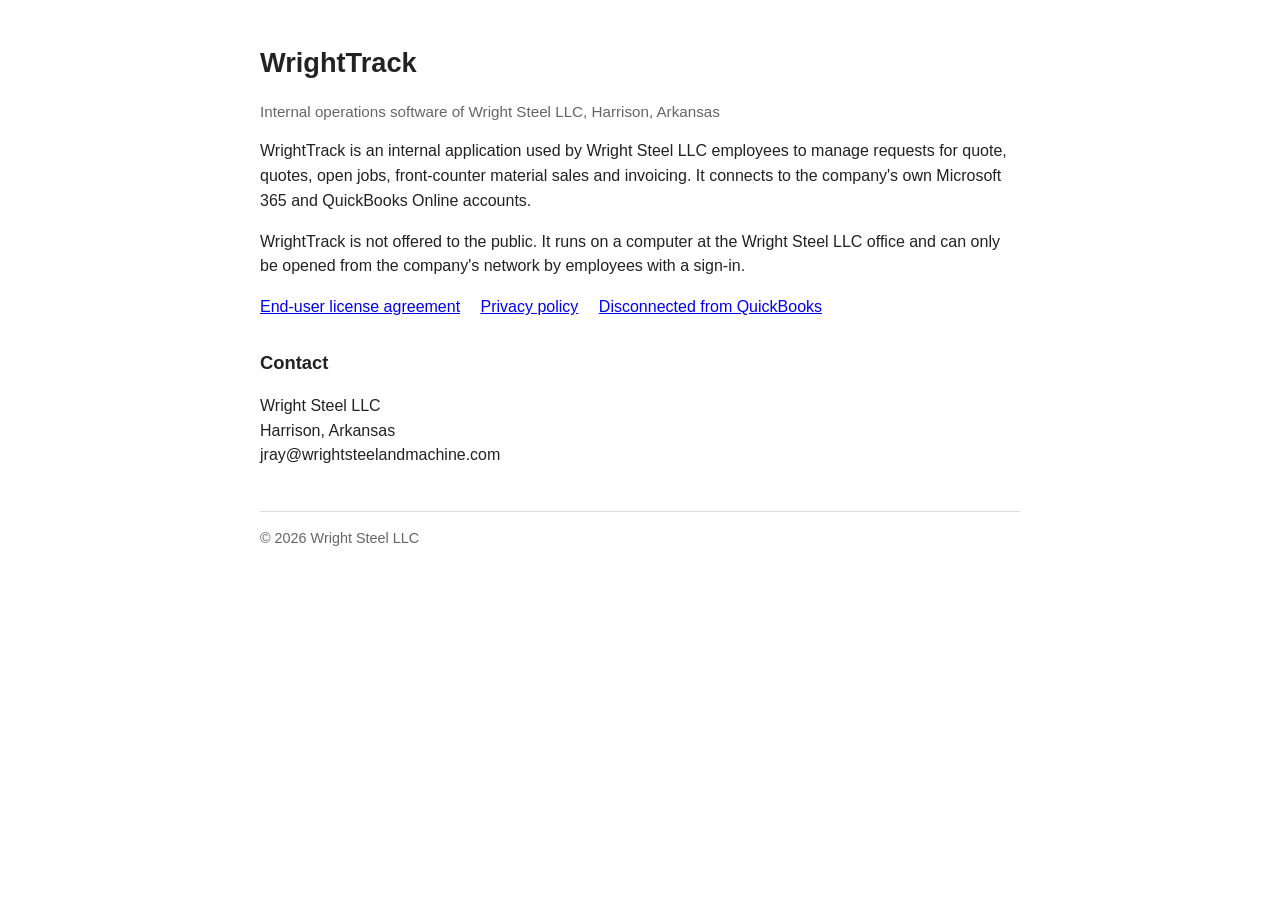
<file: index.html>
<!doctype html>
<html lang="en"><head><meta charset="utf-8"><meta name="viewport" content="width=device-width,initial-scale=1">
<title>WrightTrack</title><link rel="stylesheet" href="_style.css"></head>
<body>
<h1>WrightTrack</h1>
<p class="meta">Internal operations software of Wright Steel LLC, Harrison, Arkansas</p>
<p>WrightTrack is an internal application used by Wright Steel LLC employees to manage requests for quote, quotes, open jobs, front-counter material sales and invoicing. It connects to the company's own Microsoft 365 and QuickBooks Online accounts.</p>
<p>WrightTrack is not offered to the public. It runs on a computer at the Wright Steel LLC office and can only be opened from the company's network by employees with a sign-in.</p>
<nav>
<a href="eula.html">End-user license agreement</a>
<a href="privacy.html">Privacy policy</a>
<a href="disconnect.html">Disconnected from QuickBooks</a>
</nav>
<h2>Contact</h2>
<p>Wright Steel LLC<br>Harrison, Arkansas<br>jray@wrightsteelandmachine.com</p>
<footer>&copy; 2026 Wright Steel LLC</footer>
</body></html>
</file>
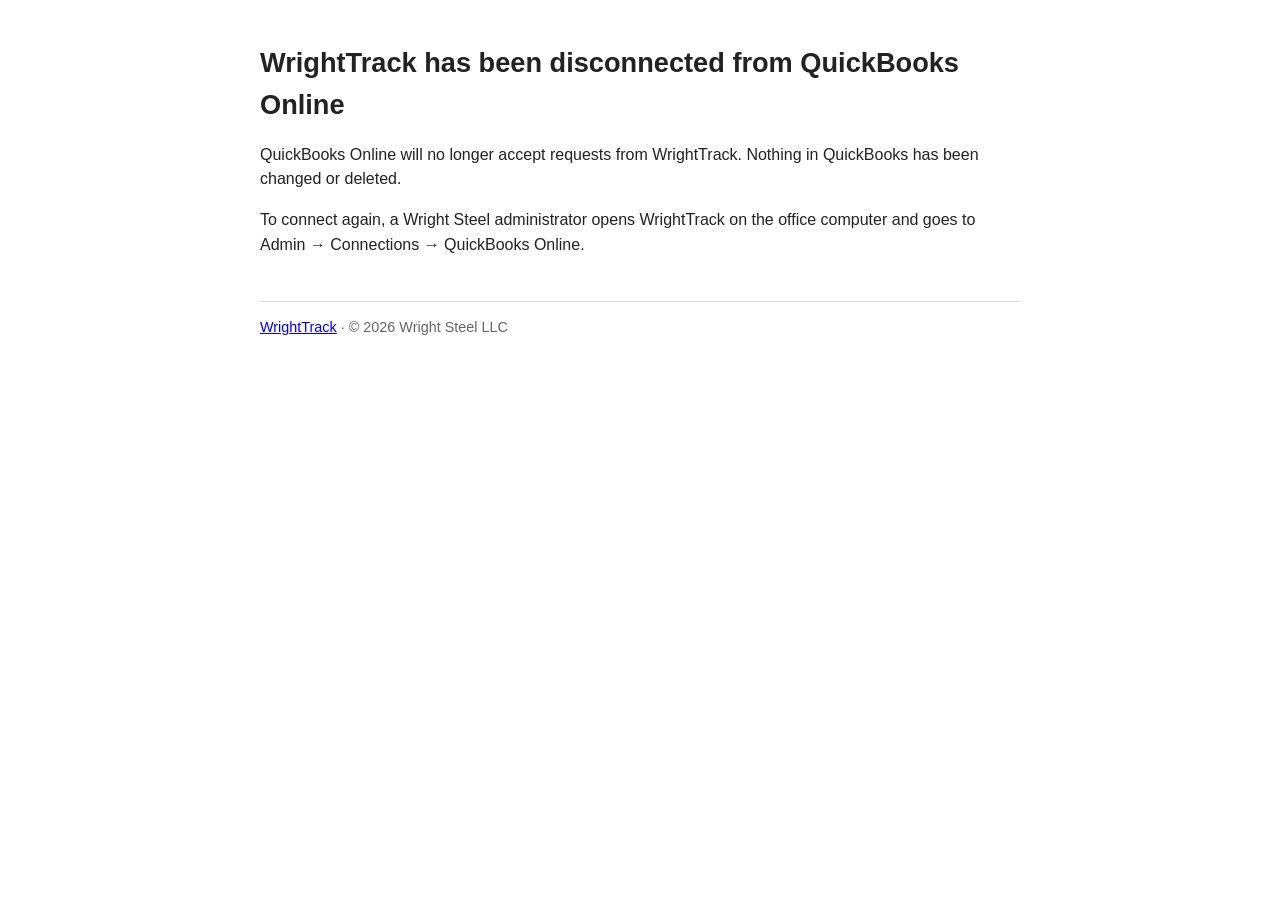
<file: disconnect.html>
<!doctype html>
<html lang="en"><head><meta charset="utf-8"><meta name="viewport" content="width=device-width,initial-scale=1">
<title>WrightTrack disconnected from QuickBooks</title><link rel="stylesheet" href="_style.css"></head>
<body>
<h1>WrightTrack has been disconnected from QuickBooks Online</h1>
<p>QuickBooks Online will no longer accept requests from WrightTrack. Nothing in QuickBooks has been changed or deleted.</p>
<p>To connect again, a Wright Steel administrator opens WrightTrack on the office computer and goes to Admin &rarr; Connections &rarr; QuickBooks Online.</p>
<footer><a href="index.html">WrightTrack</a> &middot; &copy; 2026 Wright Steel LLC</footer>
</body></html>
</file>
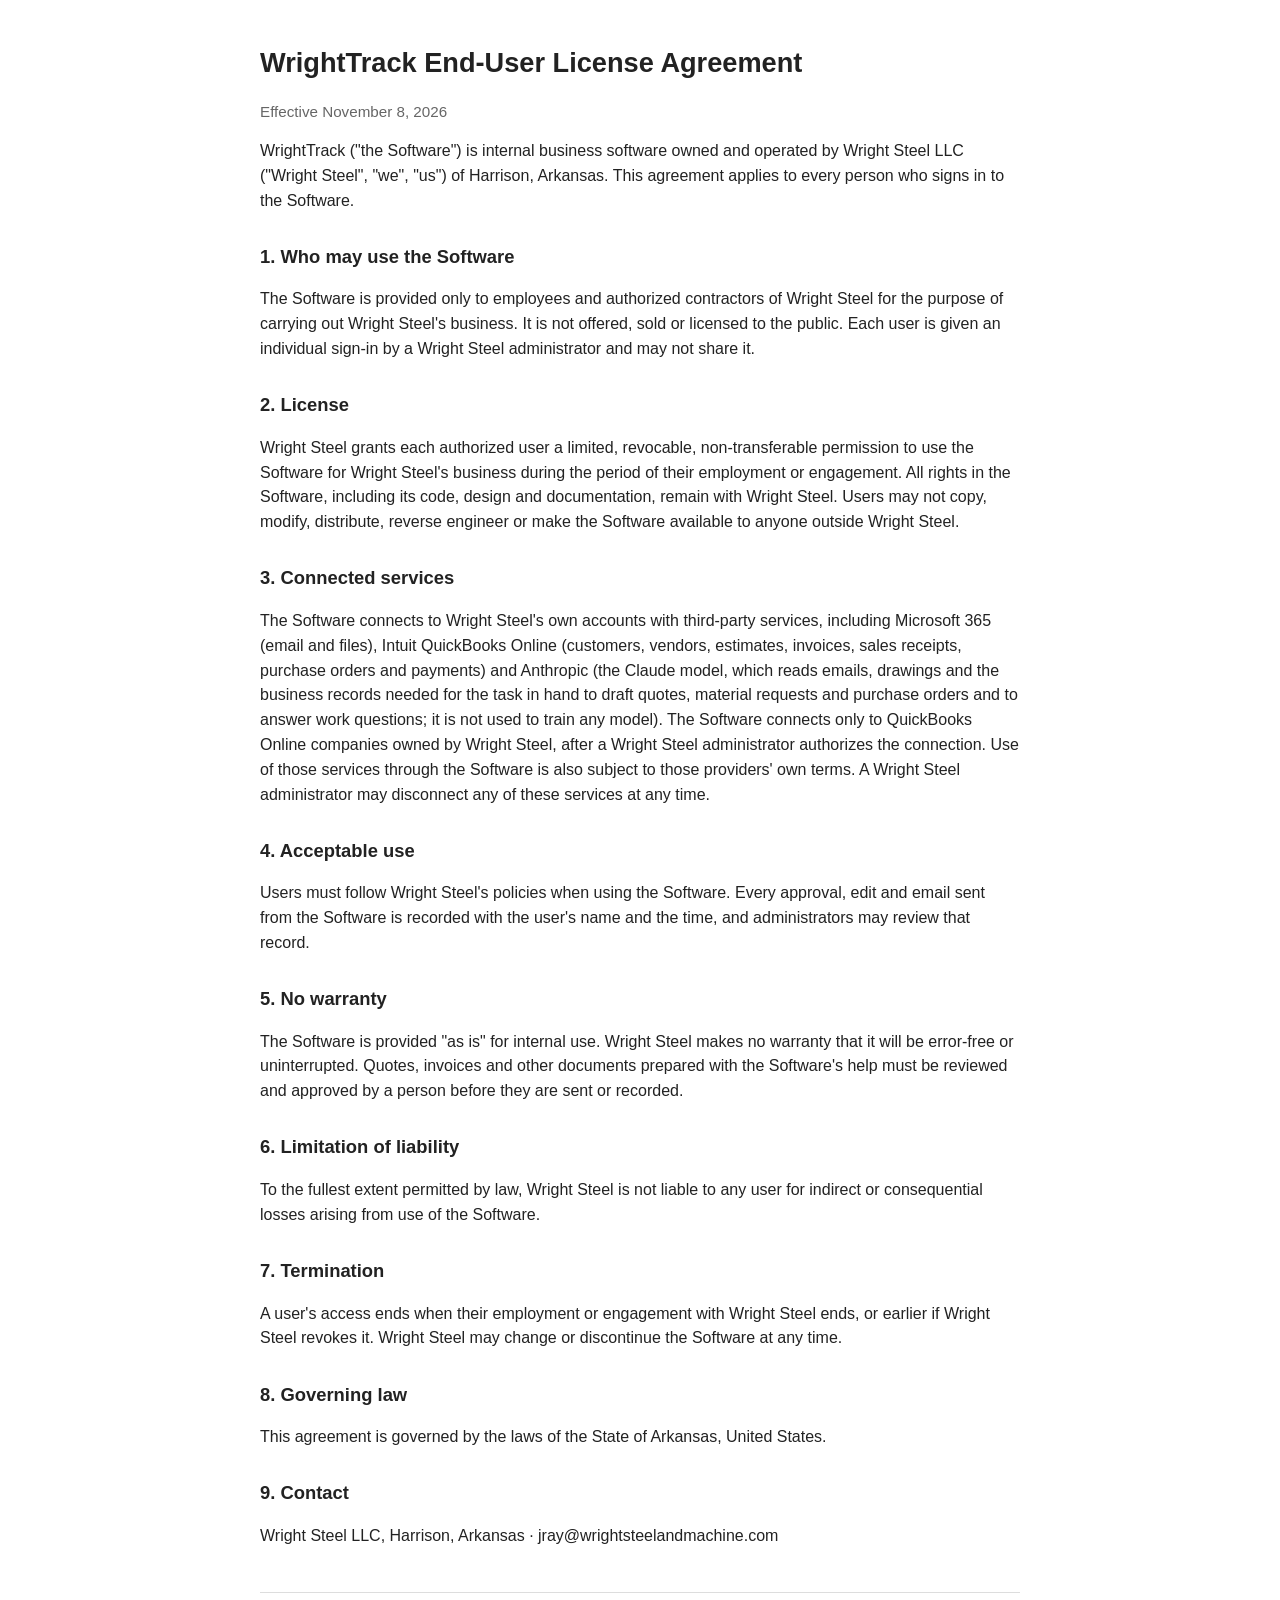
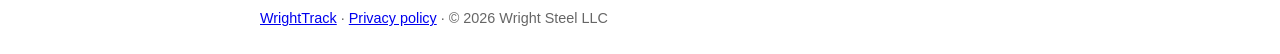
<file: eula.html>
<!doctype html>
<html lang="en"><head><meta charset="utf-8"><meta name="viewport" content="width=device-width,initial-scale=1">
<title>WrightTrack End-User License Agreement</title><link rel="stylesheet" href="_style.css"></head>
<body>
<h1>WrightTrack End-User License Agreement</h1>
<p class="meta">Effective November 8, 2026</p>

<p>WrightTrack ("the Software") is internal business software owned and operated by Wright Steel LLC ("Wright Steel", "we", "us") of Harrison, Arkansas. This agreement applies to every person who signs in to the Software.</p>

<h2>1. Who may use the Software</h2>
<p>The Software is provided only to employees and authorized contractors of Wright Steel for the purpose of carrying out Wright Steel's business. It is not offered, sold or licensed to the public. Each user is given an individual sign-in by a Wright Steel administrator and may not share it.</p>

<h2>2. License</h2>
<p>Wright Steel grants each authorized user a limited, revocable, non-transferable permission to use the Software for Wright Steel's business during the period of their employment or engagement. All rights in the Software, including its code, design and documentation, remain with Wright Steel. Users may not copy, modify, distribute, reverse engineer or make the Software available to anyone outside Wright Steel.</p>

<h2>3. Connected services</h2>
<p>The Software connects to Wright Steel's own accounts with third-party services, including Microsoft 365 (email and files), Intuit QuickBooks Online (customers, vendors, estimates, invoices, sales receipts, purchase orders and payments) and Anthropic (the Claude model, which reads emails, drawings and the business records needed for the task in hand to draft quotes, material requests and purchase orders and to answer work questions; it is not used to train any model). The Software connects only to QuickBooks Online companies owned by Wright Steel, after a Wright Steel administrator authorizes the connection. Use of those services through the Software is also subject to those providers' own terms. A Wright Steel administrator may disconnect any of these services at any time.</p>

<h2>4. Acceptable use</h2>
<p>Users must follow Wright Steel's policies when using the Software. Every approval, edit and email sent from the Software is recorded with the user's name and the time, and administrators may review that record.</p>

<h2>5. No warranty</h2>
<p>The Software is provided "as is" for internal use. Wright Steel makes no warranty that it will be error-free or uninterrupted. Quotes, invoices and other documents prepared with the Software's help must be reviewed and approved by a person before they are sent or recorded.</p>

<h2>6. Limitation of liability</h2>
<p>To the fullest extent permitted by law, Wright Steel is not liable to any user for indirect or consequential losses arising from use of the Software.</p>

<h2>7. Termination</h2>
<p>A user's access ends when their employment or engagement with Wright Steel ends, or earlier if Wright Steel revokes it. Wright Steel may change or discontinue the Software at any time.</p>

<h2>8. Governing law</h2>
<p>This agreement is governed by the laws of the State of Arkansas, United States.</p>

<h2>9. Contact</h2>
<p>Wright Steel LLC, Harrison, Arkansas &middot; jray@wrightsteelandmachine.com</p>

<footer><a href="index.html">WrightTrack</a> &middot; <a href="privacy.html">Privacy policy</a> &middot; &copy; 2026 Wright Steel LLC</footer>
</body></html>
</file>
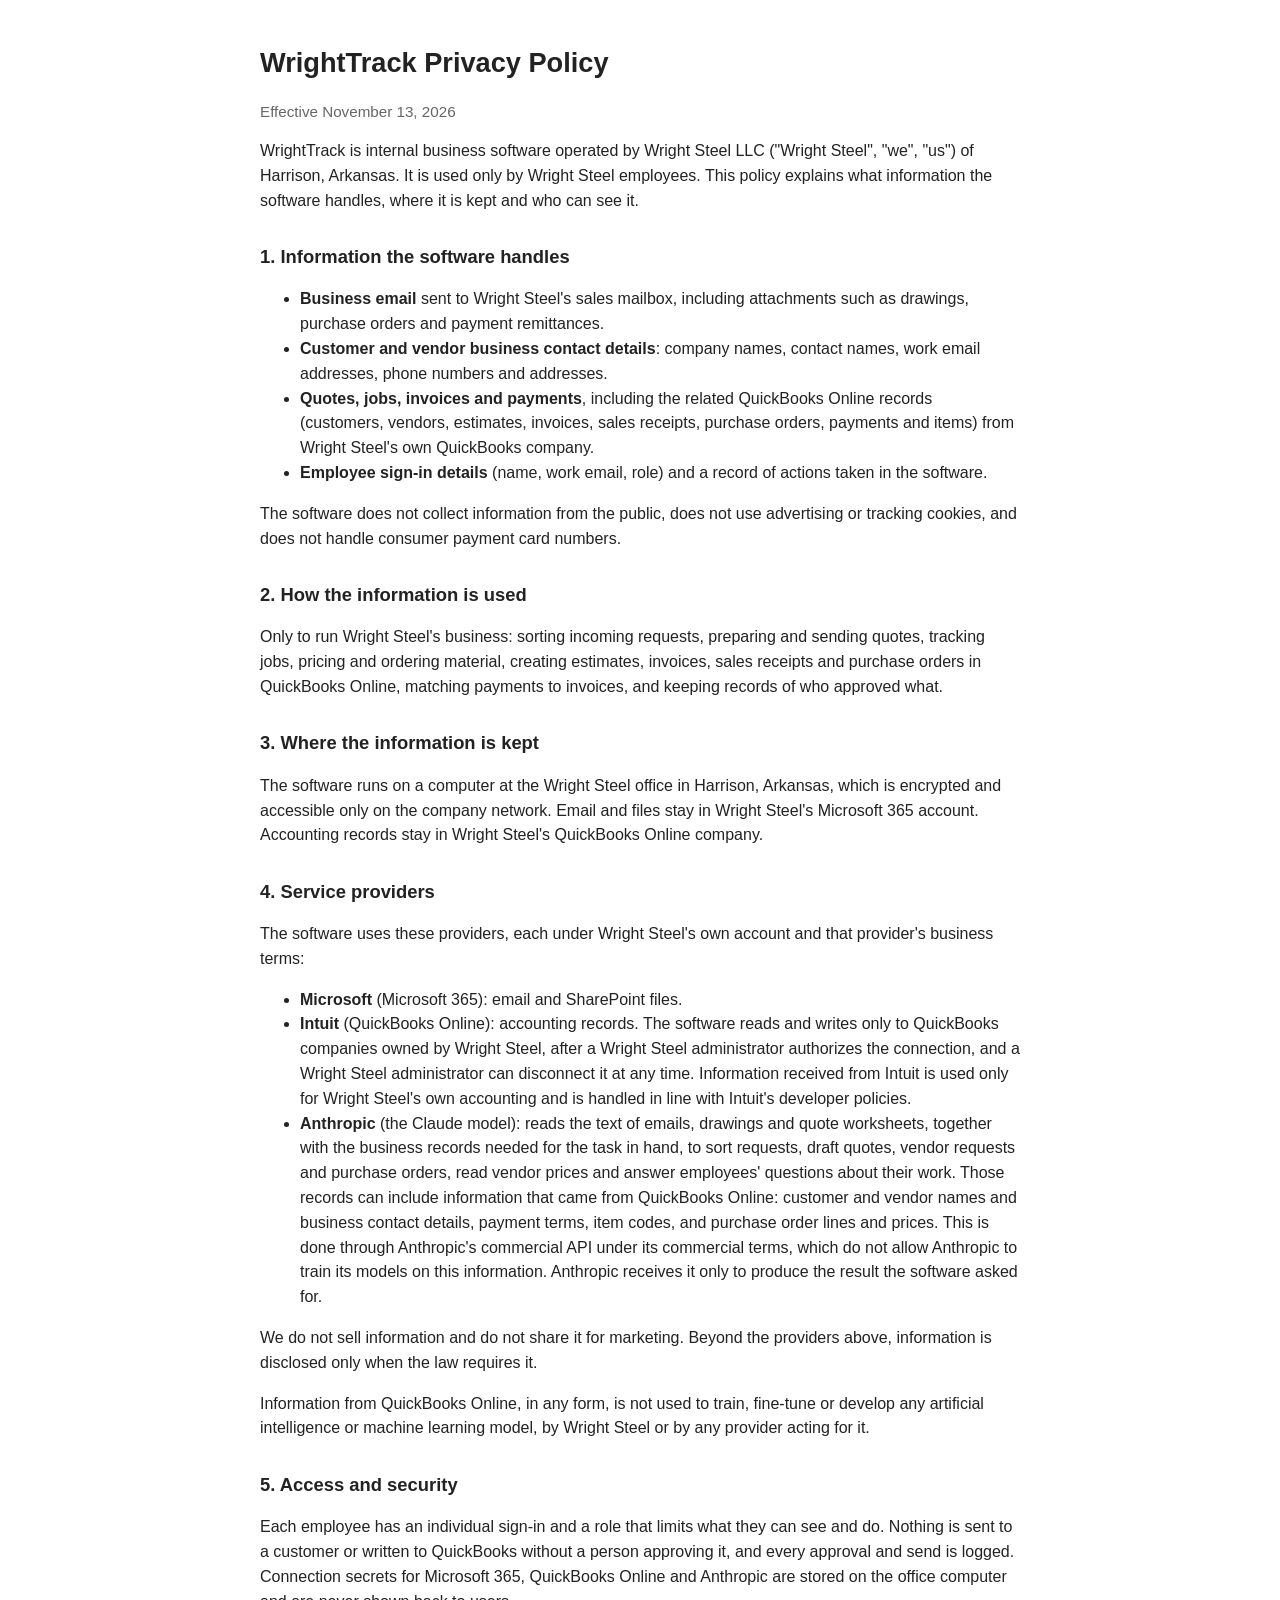
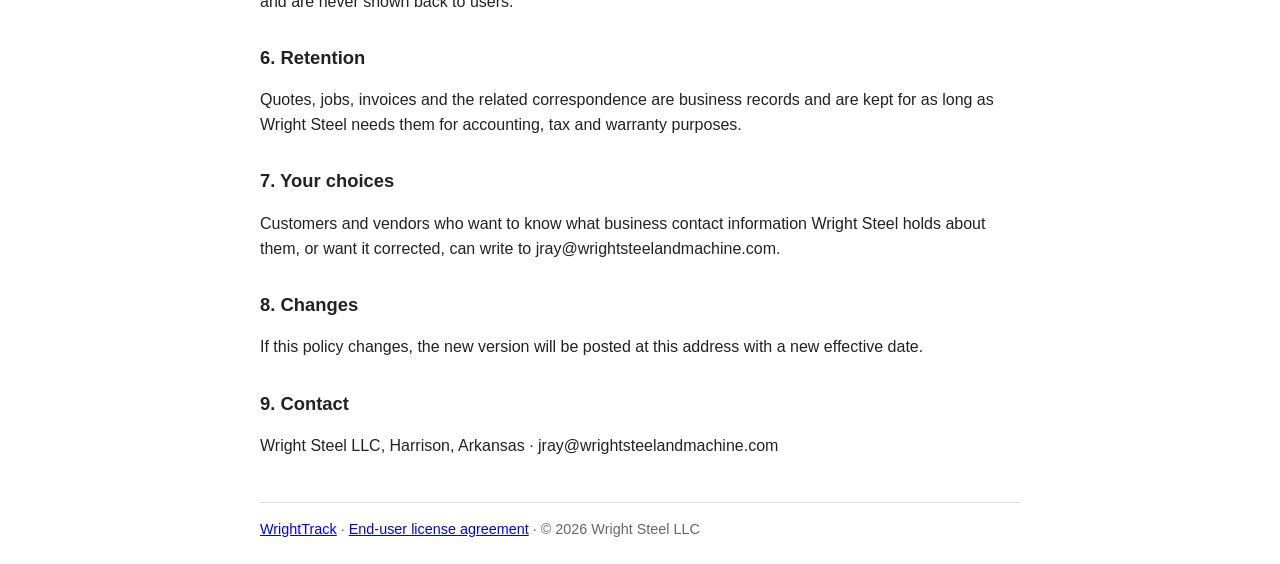
<file: privacy.html>
<!doctype html>
<html lang="en"><head><meta charset="utf-8"><meta name="viewport" content="width=device-width,initial-scale=1">
<title>WrightTrack Privacy Policy</title><link rel="stylesheet" href="_style.css"></head>
<body>
<h1>WrightTrack Privacy Policy</h1>
<p class="meta">Effective November 13, 2026</p>

<p>WrightTrack is internal business software operated by Wright Steel LLC ("Wright Steel", "we", "us") of Harrison, Arkansas. It is used only by Wright Steel employees. This policy explains what information the software handles, where it is kept and who can see it.</p>

<h2>1. Information the software handles</h2>
<ul>
<li><strong>Business email</strong> sent to Wright Steel's sales mailbox, including attachments such as drawings, purchase orders and payment remittances.</li>
<li><strong>Customer and vendor business contact details</strong>: company names, contact names, work email addresses, phone numbers and addresses.</li>
<li><strong>Quotes, jobs, invoices and payments</strong>, including the related QuickBooks Online records (customers, vendors, estimates, invoices, sales receipts, purchase orders, payments and items) from Wright Steel's own QuickBooks company.</li>
<li><strong>Employee sign-in details</strong> (name, work email, role) and a record of actions taken in the software.</li>
</ul>
<p>The software does not collect information from the public, does not use advertising or tracking cookies, and does not handle consumer payment card numbers.</p>

<h2>2. How the information is used</h2>
<p>Only to run Wright Steel's business: sorting incoming requests, preparing and sending quotes, tracking jobs, pricing and ordering material, creating estimates, invoices, sales receipts and purchase orders in QuickBooks Online, matching payments to invoices, and keeping records of who approved what.</p>

<h2>3. Where the information is kept</h2>
<p>The software runs on a computer at the Wright Steel office in Harrison, Arkansas, which is encrypted and accessible only on the company network. Email and files stay in Wright Steel's Microsoft 365 account. Accounting records stay in Wright Steel's QuickBooks Online company.</p>

<h2>4. Service providers</h2>
<p>The software uses these providers, each under Wright Steel's own account and that provider's business terms:</p>
<ul>
<li><strong>Microsoft</strong> (Microsoft 365): email and SharePoint files.</li>
<li><strong>Intuit</strong> (QuickBooks Online): accounting records. The software reads and writes only to QuickBooks companies owned by Wright Steel, after a Wright Steel administrator authorizes the connection, and a Wright Steel administrator can disconnect it at any time. Information received from Intuit is used only for Wright Steel's own accounting and is handled in line with Intuit's developer policies.</li>
<li><strong>Anthropic</strong> (the Claude model): reads the text of emails, drawings and quote worksheets, together with the business records needed for the task in hand, to sort requests, draft quotes, vendor requests and purchase orders, read vendor prices and answer employees' questions about their work. Those records can include information that came from QuickBooks Online: customer and vendor names and business contact details, payment terms, item codes, and purchase order lines and prices. This is done through Anthropic's commercial API under its commercial terms, which do not allow Anthropic to train its models on this information. Anthropic receives it only to produce the result the software asked for.</li>
</ul>
<p>We do not sell information and do not share it for marketing. Beyond the providers above, information is disclosed only when the law requires it.</p>
<p>Information from QuickBooks Online, in any form, is not used to train, fine-tune or develop any artificial intelligence or machine learning model, by Wright Steel or by any provider acting for it.</p>

<h2>5. Access and security</h2>
<p>Each employee has an individual sign-in and a role that limits what they can see and do. Nothing is sent to a customer or written to QuickBooks without a person approving it, and every approval and send is logged. Connection secrets for Microsoft 365, QuickBooks Online and Anthropic are stored on the office computer and are never shown back to users.</p>

<h2>6. Retention</h2>
<p>Quotes, jobs, invoices and the related correspondence are business records and are kept for as long as Wright Steel needs them for accounting, tax and warranty purposes.</p>

<h2>7. Your choices</h2>
<p>Customers and vendors who want to know what business contact information Wright Steel holds about them, or want it corrected, can write to jray@wrightsteelandmachine.com.</p>

<h2>8. Changes</h2>
<p>If this policy changes, the new version will be posted at this address with a new effective date.</p>

<h2>9. Contact</h2>
<p>Wright Steel LLC, Harrison, Arkansas &middot; jray@wrightsteelandmachine.com</p>

<footer><a href="index.html">WrightTrack</a> &middot; <a href="eula.html">End-user license agreement</a> &middot; &copy; 2026 Wright Steel LLC</footer>
</body></html>
</file>
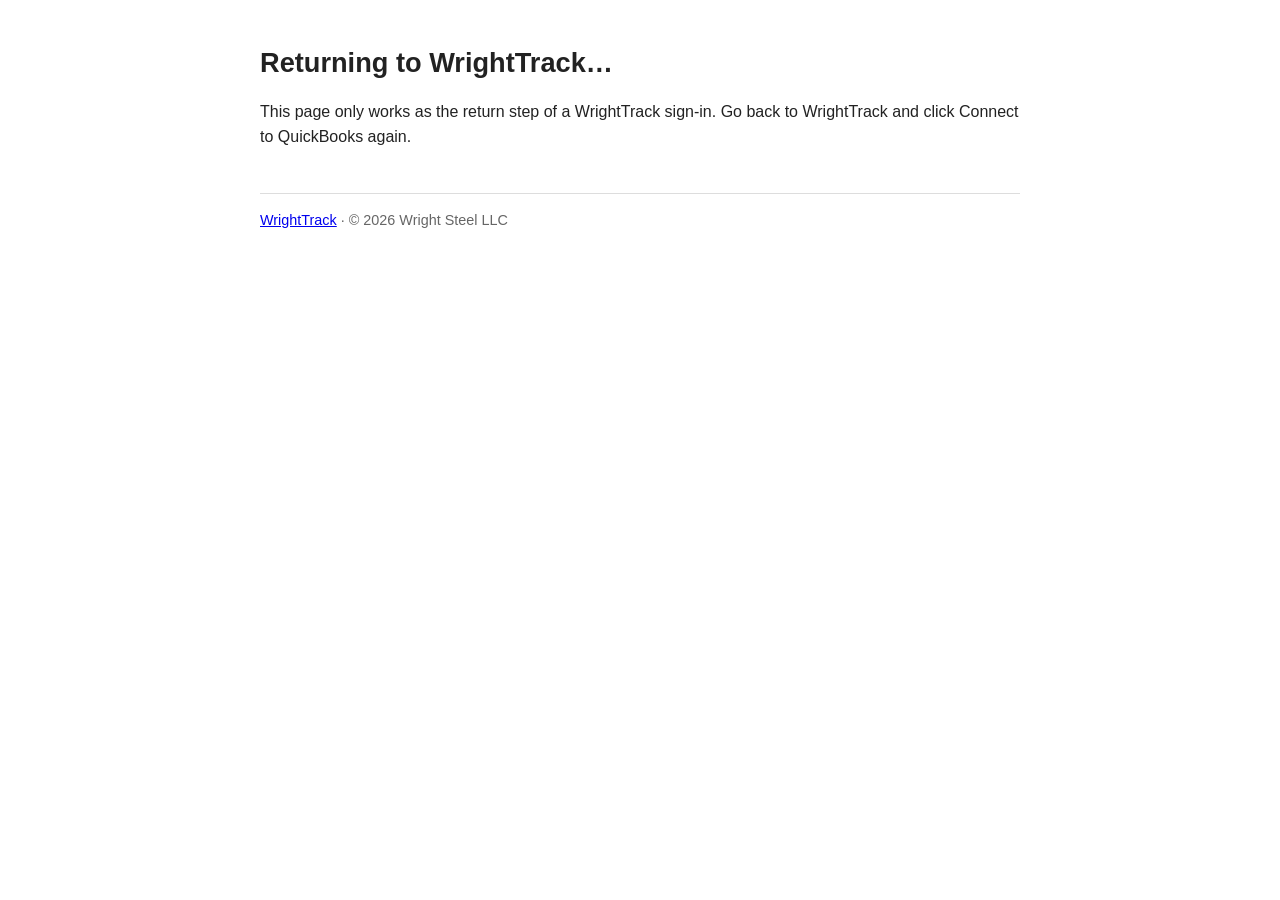
<file: qbo-callback.html>
<!doctype html>
<html lang="en"><head><meta charset="utf-8"><meta name="viewport" content="width=device-width,initial-scale=1">
<title>Returning to WrightTrack</title><link rel="stylesheet" href="_style.css">
<meta name="robots" content="noindex"></head>
<body>
<h1>Returning to WrightTrack&hellip;</h1>
<p id="msg">One moment: sending QuickBooks' reply back to WrightTrack on your office computer.</p>
<noscript><p>This page needs JavaScript to send you back to WrightTrack.</p></noscript>
<script>
// Intuit requires an https return address for the real books, which WrightTrack (running on a
// PC at the office) does not have. Intuit sends the browser here; this page forwards the browser,
// with Intuit's reply untouched, to the WrightTrack address named in the sign-in ticket. Only
// office-network addresses are accepted, so this page cannot be used to send anyone elsewhere.
(function () {
  var msg = document.getElementById("msg");
  function fail(text) { msg.textContent = text; }
  try {
    var params = new URLSearchParams(window.location.search);
    var state = params.get("state") || "";
    var dot = state.indexOf(".");
    if (dot < 0) return fail("This page only works as the return step of a WrightTrack sign-in. Go back to WrightTrack and click Connect to QuickBooks again.");
    var b64 = state.slice(dot + 1).replace(/-/g, "+").replace(/_/g, "/");
    var origin = atob(b64);
    var u = new URL(origin);
    var host = u.hostname.toLowerCase();
    var local = host === "localhost" || host === "127.0.0.1" || host === "[::1]"
      || /^10\.\d+\.\d+\.\d+$/.test(host) || /^192\.168\.\d+\.\d+$/.test(host) || /^172\.(1[6-9]|2\d|3[01])\.\d+\.\d+$/.test(host)
      || /\.(local|lan|home|internal)$/.test(host) || host.indexOf(".") < 0;
    if ((u.protocol !== "http:" && u.protocol !== "https:") || !local) return fail("WrightTrack's address in this sign-in is not an office-network address, so this page will not forward to it.");
    window.location.replace(u.origin + "/api/qbo/callback" + window.location.search);
  } catch (e) {
    fail("Could not read the sign-in reply. Go back to WrightTrack and click Connect to QuickBooks again.");
  }
})();
</script>
<footer><a href="index.html">WrightTrack</a> &middot; &copy; 2026 Wright Steel LLC</footer>
</body></html>
</file>
<file: _style.css>
body{font-family:Segoe UI,Arial,sans-serif;line-height:1.55;max-width:760px;margin:0 auto;padding:24px 16px;color:#222;background:#fff}
h1{font-size:1.7rem;margin-bottom:.2em}h2{font-size:1.15rem;margin-top:1.6em}
.meta{color:#666;font-size:.95rem}nav a{margin-right:16px}
footer{margin-top:3em;color:#666;font-size:.9rem;border-top:1px solid #ddd;padding-top:1em}
</file>
